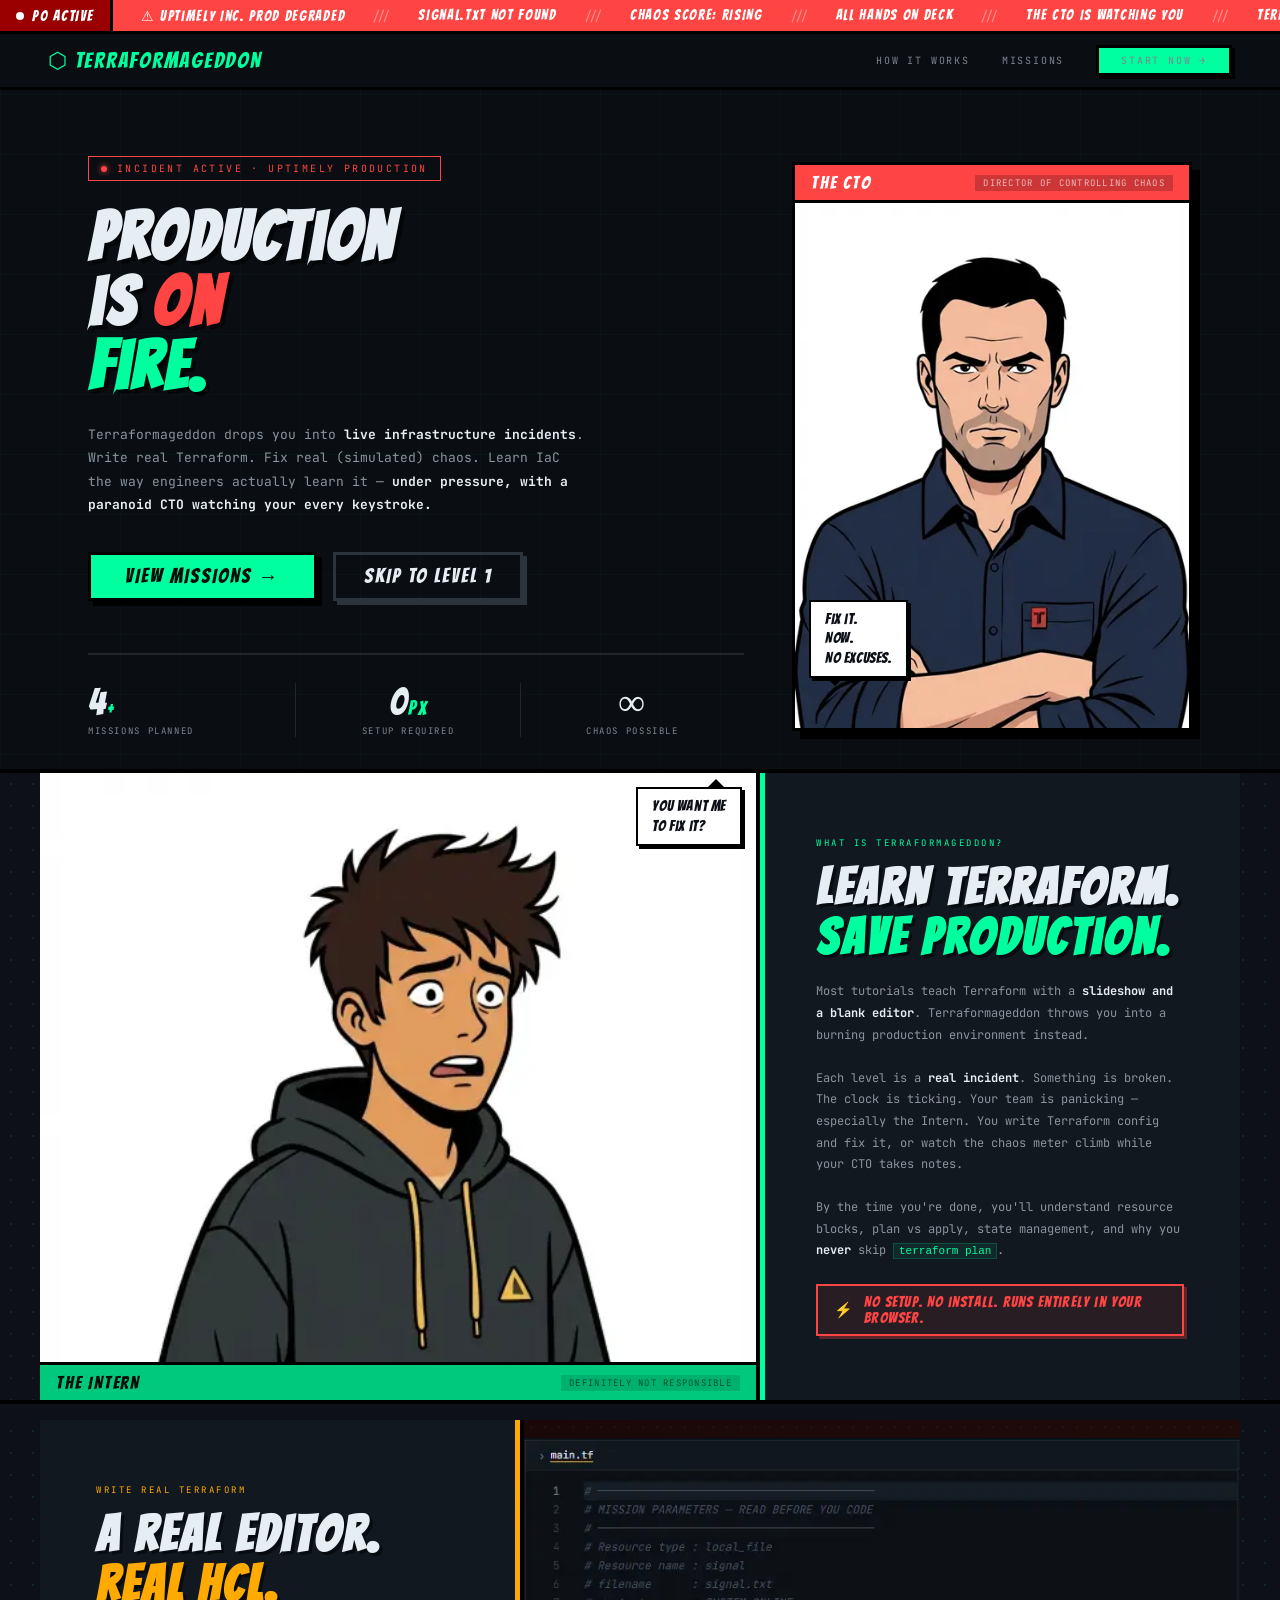
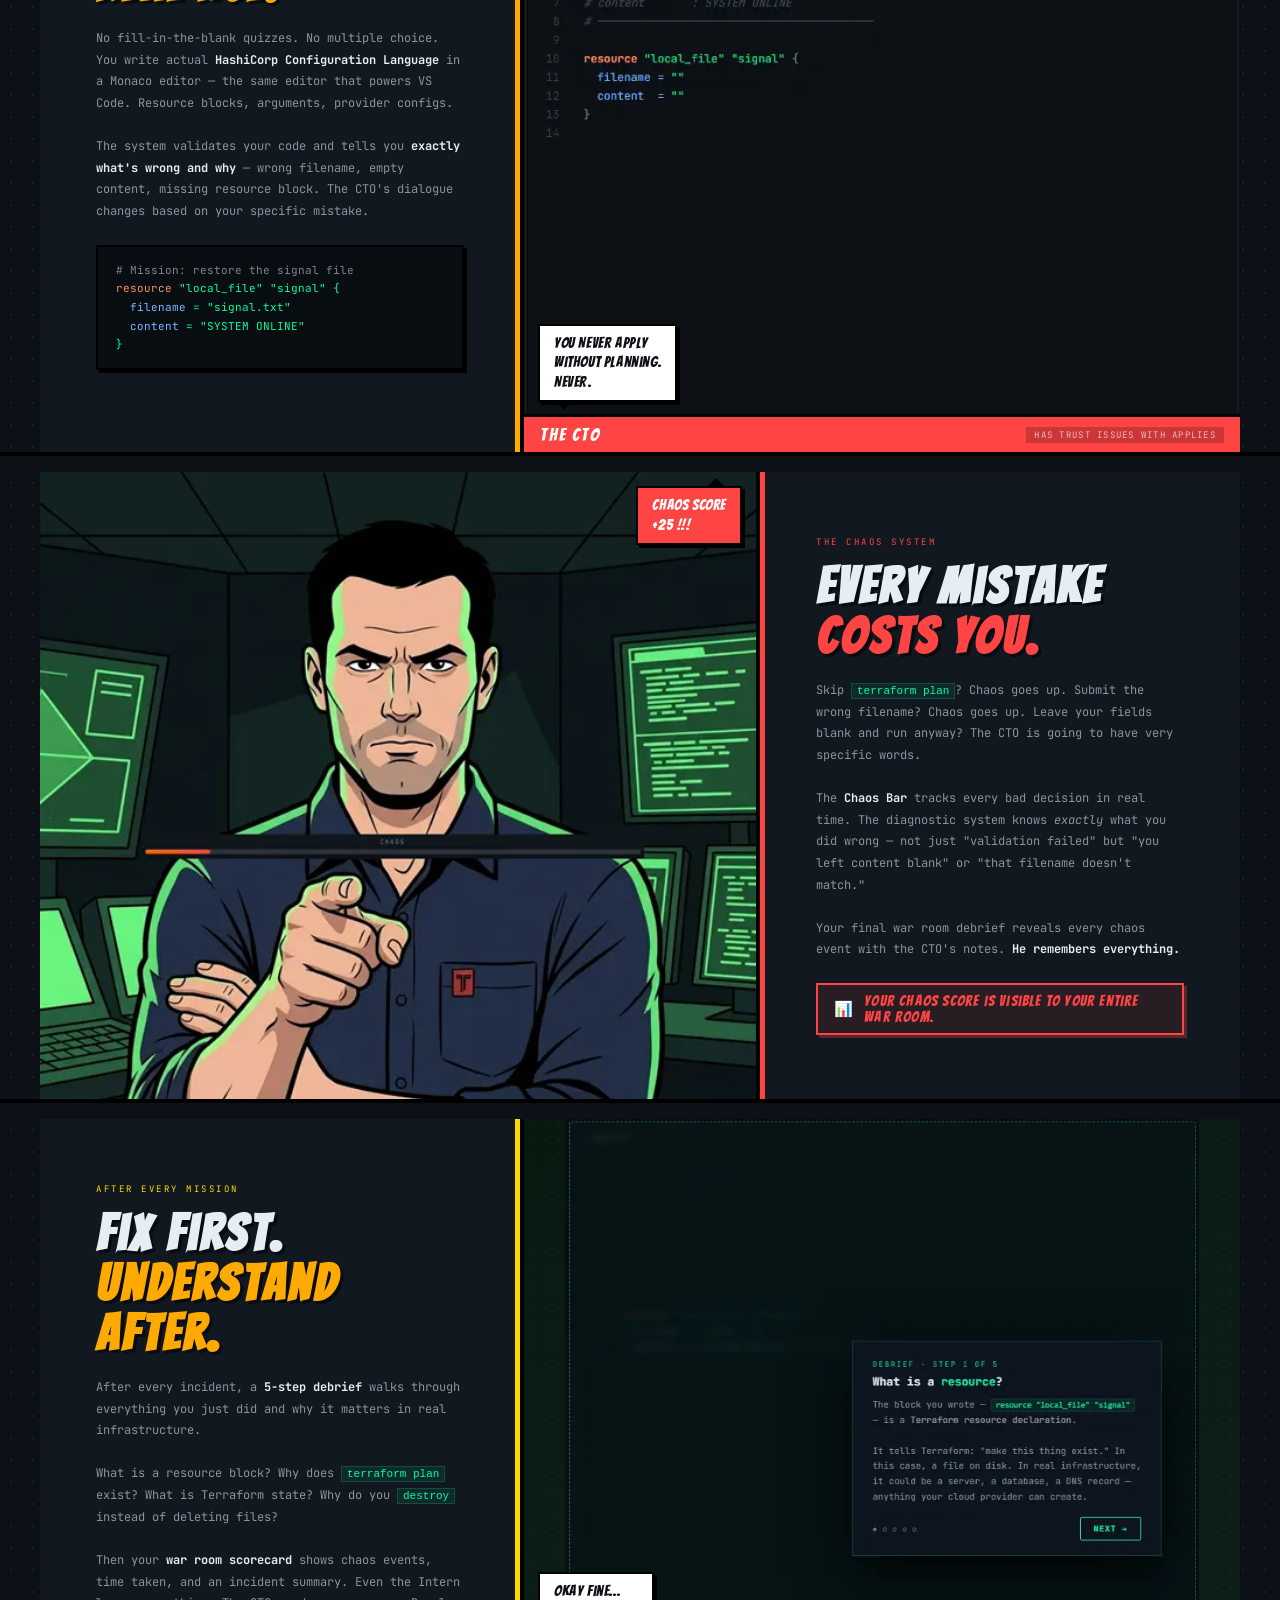
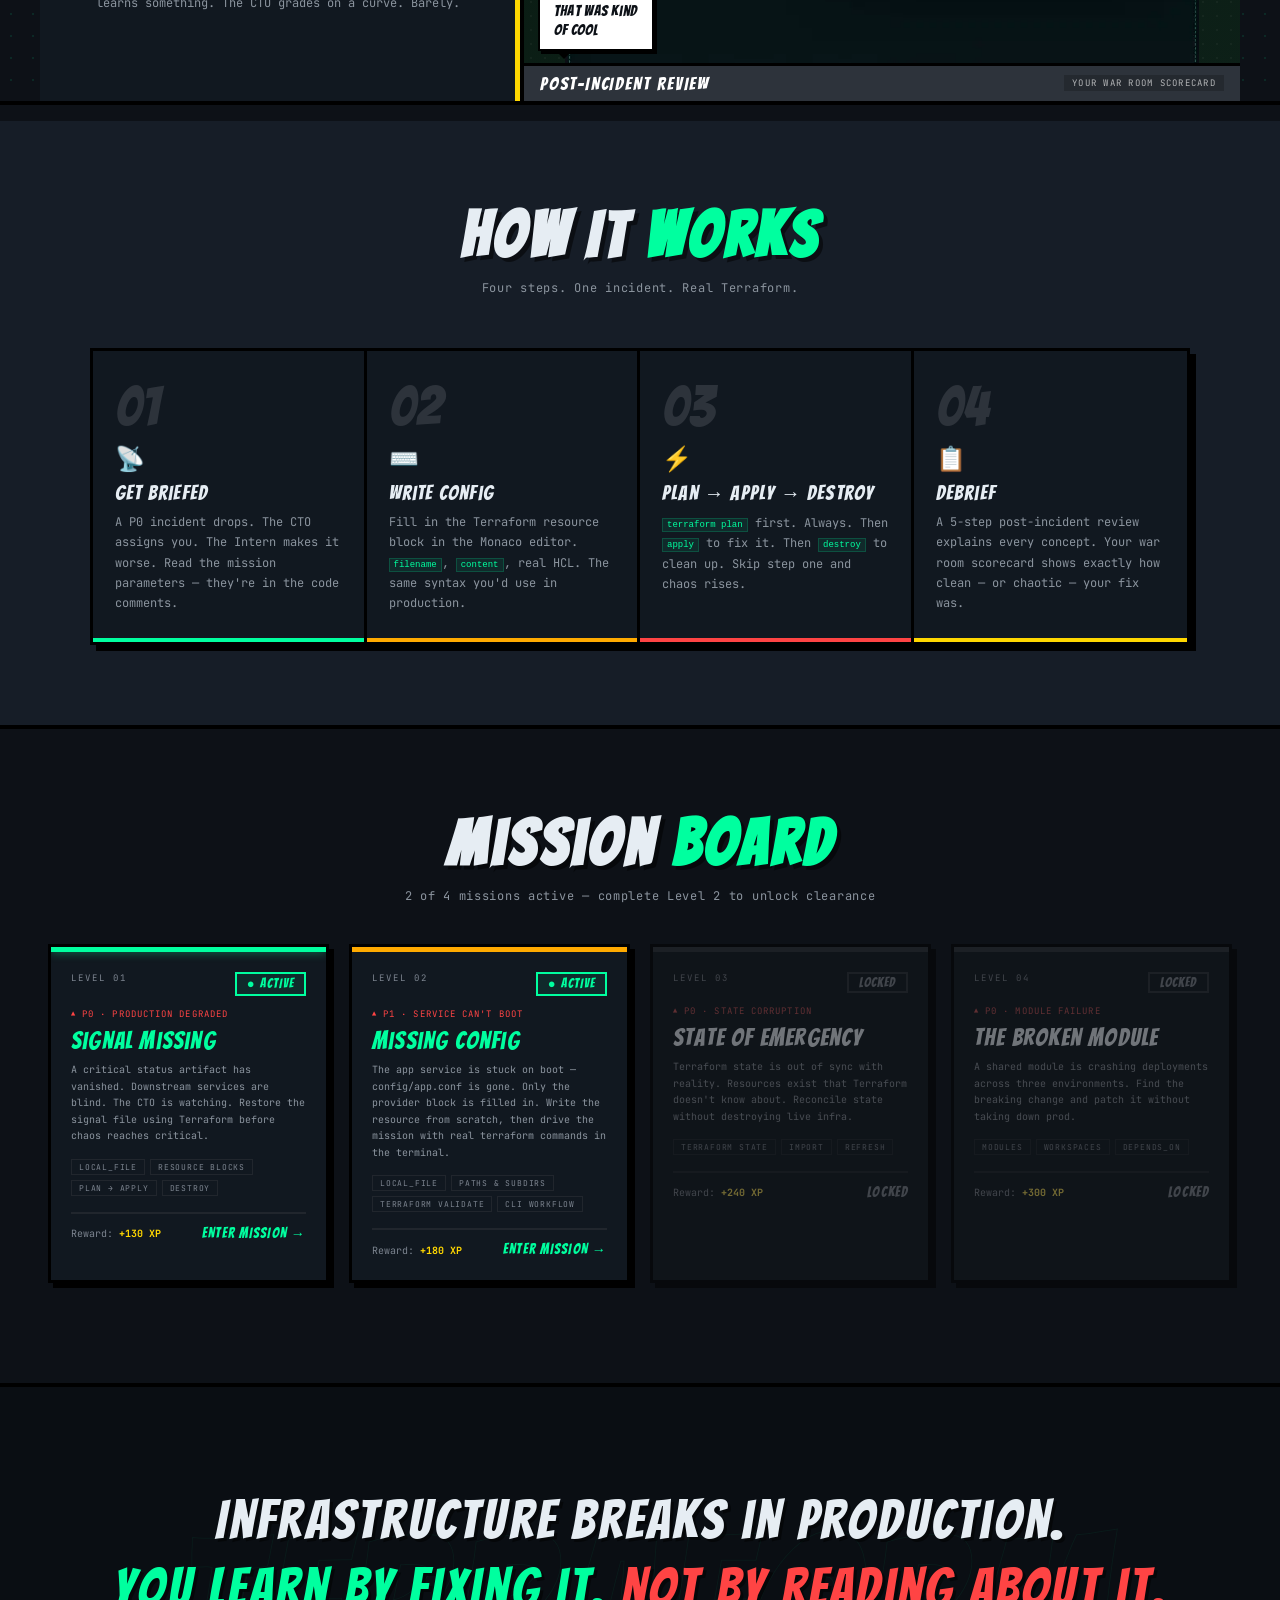
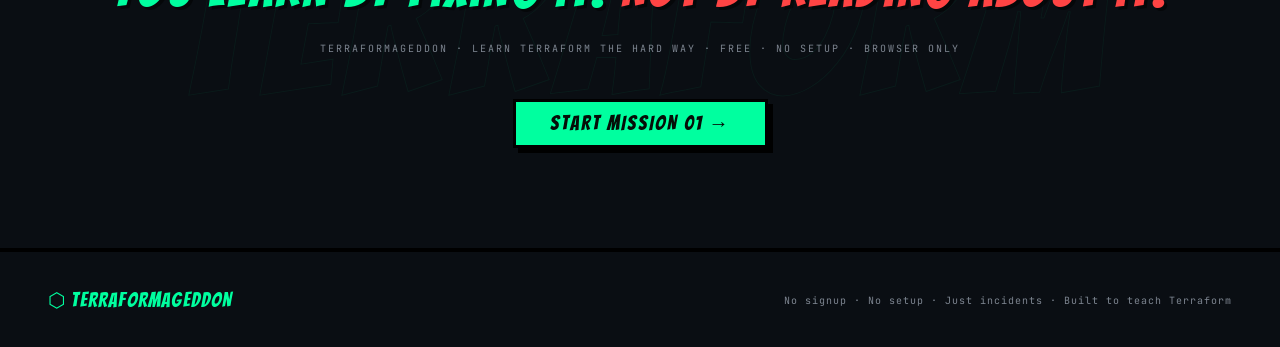
<file: index.html>
<!DOCTYPE html>
<html lang="en">
<head>
<meta charset="UTF-8" />
<meta name="viewport" content="width=device-width, initial-scale=1.0" />
<title>Terraformageddon — Learn Terraform by Fixing Production</title>
<link rel="preconnect" href="https://fonts.googleapis.com" />
<link rel="preconnect" href="https://fonts.gstatic.com" crossorigin />
<link href="https://fonts.googleapis.com/css2?family=JetBrains+Mono:wght@400;500;700&family=Bangers&family=Syne:wght@400;600;700;800&display=swap" rel="stylesheet" />
  <link rel="stylesheet" href="css/style.css" />

</head>
<body class="landing">

<!-- TICKER -->
<div id="ticker">
  <div class="ticker-badge"><div class="ticker-dot"></div> P0 ACTIVE</div>
  <div class="ticker-scroll">
    <span class="ticker-item">⚠ Uptimely Inc. PROD DEGRADED</span><span class="ticker-sep"> /// </span>
    <span class="ticker-item">signal.txt NOT FOUND</span><span class="ticker-sep"> /// </span>
    <span class="ticker-item">CHAOS SCORE: RISING</span><span class="ticker-sep"> /// </span>
    <span class="ticker-item">ALL HANDS ON DECK</span><span class="ticker-sep"> /// </span>
    <span class="ticker-item">THE CTO IS WATCHING YOU</span><span class="ticker-sep"> /// </span>
    <span class="ticker-item">TERRAFORM CONFIG: MISSING</span><span class="ticker-sep"> /// </span>
    <span class="ticker-item">DOWNSTREAM SERVICES: BLIND</span><span class="ticker-sep"> /// </span>
    <span class="ticker-item">⚠ Uptimely Inc. PROD DEGRADED</span><span class="ticker-sep"> /// </span>
    <span class="ticker-item">signal.txt NOT FOUND</span><span class="ticker-sep"> /// </span>
    <span class="ticker-item">CHAOS SCORE: RISING</span><span class="ticker-sep"> /// </span>
    <span class="ticker-item">ALL HANDS ON DECK</span><span class="ticker-sep"> /// </span>
    <span class="ticker-item">THE CTO IS WATCHING YOU</span><span class="ticker-sep"> /// </span>
    <span class="ticker-item">TERRAFORM CONFIG: MISSING</span><span class="ticker-sep"> /// </span>
    <span class="ticker-item">DOWNSTREAM SERVICES: BLIND</span><span class="ticker-sep"> /// </span>
  </div>
</div>

<!-- NAV -->
<nav>
  <a href="#" class="nav-logo">⬡ TERRAFORMAGEDDON</a>
  <div class="nav-links">
    <a href="#how">How It Works</a>
    <a href="#missions">Missions</a>
    <a href="level1.html" class="nav-cta">START NOW →</a>
  </div>
</nav>

<!-- ═══════════════════════════════
     HERO
═══════════════════════════════ -->
<section id="hero">
  <div class="hero-inner">

    <div class="hero-left">
      <div class="hero-tag"><div class="hero-tag-dot"></div> Incident Active · Uptimely Production</div>
      <h1 class="hero-title">
        Production<br>is <span class="red">on</span><br><span class="green">fire.</span>
      </h1>
      <p class="hero-desc">
        Terraformageddon drops you into <strong>live infrastructure incidents</strong>.
        Write real Terraform. Fix real (simulated) chaos. Learn IaC the way engineers actually learn it —
        <strong>under pressure, with a paranoid CTO watching your every keystroke.</strong>
      </p>
      <div class="hero-btns">
        <a href="#missions" class="btn-primary">VIEW MISSIONS →</a>
        <a href="level1.html" class="btn-secondary">SKIP TO LEVEL 1</a>
      </div>
      <div class="hero-stats">
        <div class="hstat">
          <div class="hstat-val">4<span class="u">+</span></div>
          <div class="hstat-label">Missions Planned</div>
        </div>
        <div class="hstat">
          <div class="hstat-val">0<span class="u">px</span></div>
          <div class="hstat-label">Setup Required</div>
        </div>
        <div class="hstat">
          <div class="hstat-val">∞</div>
          <div class="hstat-label">Chaos Possible</div>
        </div>
      </div>
    </div>

    <!-- CTO card -->
    <div class="hero-right">
      <div class="char-card">
        <div class="char-card-bar bar-red">
          <span class="char-name">THE CTO</span>
          <span class="char-role">Director of Controlling Chaos</span>
        </div>
        <div class="char-slot portrait slot-cto">
          <img src="images/cto.webp" alt="The CTO">
        </div>
        <div class="bubble bubble-bl">Fix it.<br>Now.<br>No excuses.</div>
      </div>
    </div>

  </div>
</section>


<!-- ═══════════════════════════════
     SECTION 1 — What Is This? (The Intern)
     Image LEFT, Text RIGHT
═══════════════════════════════ -->
<section class="feat ab-green">
  <div class="feat-inner">

    <div class="feat-img">
      <div class="char-slot full slot-intern">
        <img src="images/intern.webp" alt="The Intern">
      </div>
      <!-- Name bar pinned to bottom -->
      <div class="char-card-bar bar-green" style="position:absolute;bottom:0;left:0;right:0;border-top:3px solid #000;border-bottom:none;">
        <span class="char-name dark">THE INTERN</span>
        <span class="char-role dark">Definitely Not Responsible</span>
      </div>
      <div class="bubble bubble-tr">You want ME <br>to fix it?</div>
    </div>

    <div class="feat-text">
      <div class="feat-eyebrow ey-green">What Is Terraformageddon?</div>
      <h2 class="feat-title">Learn Terraform.<br><span class="hl-green">Save Production.</span></h2>
      <p class="feat-body">
        Most tutorials teach Terraform with a <strong>slideshow and a blank editor</strong>.
        Terraformageddon throws you into a burning production environment instead.
        <br><br>
        Each level is a <strong>real incident</strong>. Something is broken. The clock is ticking.
        Your team is panicking — especially the Intern. You write Terraform config and fix it,
        or watch the chaos meter climb while your CTO takes notes.
        <br><br>
        By the time you're done, you'll understand resource blocks, plan vs apply,
        state management, and why you <strong>never</strong> skip <code>terraform plan</code>.
      </p>
      <div class="badge"><span>⚡</span> No setup. No install. Runs entirely in your browser.</div>
    </div>

  </div>
</section>


<!-- ═══════════════════════════════
     SECTION 2 — Write Real Code (CTO)
     Text LEFT, Image RIGHT
═══════════════════════════════ -->
<section class="feat ab-orange">
  <div class="feat-inner flip">

    <div class="feat-img" style="border-left:4px solid #000;border-right:none;">
      <div class="char-slot full slot-cto">
        <img src="images/editor.webp" alt="Code Editor">
      </div>
      <div class="char-card-bar bar-red" style="position:absolute;bottom:0;left:0;right:0;border-top:3px solid #000;border-bottom:none;">
        <span class="char-name">THE CTO</span>
        <span class="char-role">Has Trust Issues With Applies</span>
      </div>
      <div class="bubble bubble-bl">You NEVER apply<br>without planning.<br>NEVER.</div>
    </div>

    <div class="feat-text">
      <div class="feat-eyebrow ey-orange">Write Real Terraform</div>
      <h2 class="feat-title">A real editor.<br><span class="hl-orange">Real HCL.</span></h2>
      <p class="feat-body">
        No fill-in-the-blank quizzes. No multiple choice.
        You write actual <strong>HashiCorp Configuration Language</strong> in a Monaco editor —
        the same editor that powers VS Code. Resource blocks, arguments, provider configs.
        <br><br>
        The system validates your code and tells you <strong>exactly what's wrong and why</strong>
        — wrong filename, empty content, missing resource block.
        The CTO's dialogue changes based on your specific mistake.
      </p>
      <div class="callout">
        <span class="cm"># Mission: restore the signal file</span><br>
        <span class="kw">resource</span> "local_file" "signal" {<br>
        &nbsp;&nbsp;<span class="at">filename</span> = "signal.txt"<br>
        &nbsp;&nbsp;<span class="at">content</span>  = "SYSTEM ONLINE"<br>
        }
      </div>
    </div>

  </div>
</section>


<!-- ═══════════════════════════════
     SECTION 3 — Chaos System
     Image LEFT, Text RIGHT
═══════════════════════════════ -->
<section class="feat ab-red">
  <div class="feat-inner">

    <div class="feat-img">
      <div class="char-slot full slot-chaos">
        <img src="images/chaos.webp" alt="Chaos war room scene">
      </div>
      <div class="bubble bubble-tr bubble-red">CHAOS SCORE<br>+25 !!!</div>
    </div>

    <div class="feat-text">
      <div class="feat-eyebrow ey-red">The Chaos System</div>
      <h2 class="feat-title">Every mistake<br><span class="hl-red">costs you.</span></h2>
      <p class="feat-body">
        Skip <code>terraform plan</code>? Chaos goes up. Submit the wrong filename? Chaos goes up.
        Leave your fields blank and run anyway? The CTO is going to have very specific words.
        <br><br>
        The <strong>Chaos Bar</strong> tracks every bad decision in real time.
        The diagnostic system knows <em>exactly</em> what you did wrong —
        not just "validation failed" but "you left content blank" or "that filename doesn't match."
        <br><br>
        Your final war room debrief reveals every chaos event with the CTO's notes.
        <strong>He remembers everything.</strong>
      </p>
      <div class="badge"><span>📊</span> Your chaos score is visible to your entire war room.</div>
    </div>

  </div>
</section>


<!-- ═══════════════════════════════
     SECTION 4 — Debrief / Learn
     Text LEFT, Image RIGHT
═══════════════════════════════ -->
<section class="feat ab-yellow">
  <div class="feat-inner flip">

    <div class="feat-img" style="border-left:4px solid #000;border-right:none;">
      <div class="char-slot full slot-green">
        <img src="images/debrief.webp" alt="Post-mission debrief scene">
        <div class="placeholder">
          <div class="placeholder-icon">📡</div>
          <div class="placeholder-label">Scene Art Placeholder</div>
          <div class="placeholder-hint">War room debrief: scorecard on screen,<br>Intern actually impressed,<br>calm CTO, comic book style</div>
        </div>
      </div>
      <div class="char-card-bar bar-grey" style="position:absolute;bottom:0;left:0;right:0;border-top:3px solid #000;border-bottom:none;">
        <span class="char-name">POST-INCIDENT REVIEW</span>
        <span class="char-role">Your war room scorecard</span>
      </div>
      <div class="bubble bubble-bl">okay fine...<br>that was kind<br>of cool</div>
    </div>

    <div class="feat-text">
      <div class="feat-eyebrow ey-yellow">After Every Mission</div>
      <h2 class="feat-title">Fix first.<br><span class="hl-orange">Understand after.</span></h2>
      <p class="feat-body">
        After every incident, a <strong>5-step debrief</strong> walks through everything you just did
        and why it matters in real infrastructure.
        <br><br>
        What is a resource block? Why does <code>terraform plan</code> exist?
        What is Terraform state? Why do you <code>destroy</code> instead of deleting files?
        <br><br>
        Then your <strong>war room scorecard</strong> shows chaos events, time taken,
        and an incident summary. Even the Intern learns something.
        The CTO grades on a curve. Barely.
      </p>
    </div>

  </div>
</section>


<!-- ═══════════════════════════════
     HOW IT WORKS
═══════════════════════════════ -->
<section id="how">
  <div class="sec-head">
    <h2>How It <span>Works</span></h2>
    <p>Four steps. One incident. Real Terraform.</p>
  </div>
  <div class="steps">
    <div class="step s1">
      <div class="step-num">01</div>
      <div class="step-icon">📡</div>
      <div class="step-title">Get Briefed</div>
      <div class="step-body">A P0 incident drops. The CTO assigns you. The Intern makes it worse. Read the mission parameters — they're in the code comments.</div>
    </div>
    <div class="step s2">
      <div class="step-num">02</div>
      <div class="step-icon">⌨️</div>
      <div class="step-title">Write Config</div>
      <div class="step-body">Fill in the Terraform resource block in the Monaco editor. <code>filename</code>, <code>content</code>, real HCL. The same syntax you'd use in production.</div>
    </div>
    <div class="step s3">
      <div class="step-num">03</div>
      <div class="step-icon">⚡</div>
      <div class="step-title">Plan → Apply → Destroy</div>
      <div class="step-body"><code>terraform plan</code> first. Always. Then <code>apply</code> to fix it. Then <code>destroy</code> to clean up. Skip step one and chaos rises.</div>
    </div>
    <div class="step s4">
      <div class="step-num">04</div>
      <div class="step-icon">📋</div>
      <div class="step-title">Debrief</div>
      <div class="step-body">A 5-step post-incident review explains every concept. Your war room scorecard shows exactly how clean — or chaotic — your fix was.</div>
    </div>
  </div>
</section>


<!-- ═══════════════════════════════
     MISSION BOARD
═══════════════════════════════ -->
<section id="missions">
  <div style="max-width:1200px;margin:0 auto;">
    <div class="sec-head" style="margin-bottom:40px;">
      <h2>Mission <span>Board</span></h2>
      <p>2 of 4 missions active — complete Level 2 to unlock clearance</p>
    </div>
    <div class="mission-grid">

      <a href="level1.html" class="mcard active-m">
        <div class="maccent ma-green"></div>
        <div class="mbody">
          <div class="mtop"><div class="mlevel">Level 01</div><div class="mstatus ms-active">● ACTIVE</div></div>
          <div class="mincident">P0 · Production Degraded</div>
          <div class="mtitle">Signal Missing</div>
          <div class="mdesc">A critical status artifact has vanished. Downstream services are blind. The CTO is watching. Restore the signal file using Terraform before chaos reaches critical.</div>
          <div class="mtags">
            <span class="mtag">local_file</span>
            <span class="mtag">resource blocks</span>
            <span class="mtag">plan → apply</span>
            <span class="mtag">destroy</span>
          </div>
          <div class="mfooter">
            <div class="mxp">Reward: <strong>+130 XP</strong></div>
            <div class="mcta">ENTER MISSION →</div>
          </div>
        </div>
      </a>

      <a href="level2.html" class="mcard active-m">
        <div class="maccent ma-orange"></div>
        <div class="mbody">
          <div class="mtop"><div class="mlevel">Level 02</div><div class="mstatus ms-active">● ACTIVE</div></div>
          <div class="mincident">P1 · Service Can't Boot</div>
          <div class="mtitle">Missing Config</div>
          <div class="mdesc">The app service is stuck on boot — config/app.conf is gone. Only the provider block is filled in. Write the resource from scratch, then drive the mission with real terraform commands in the terminal.</div>
          <div class="mtags">
            <span class="mtag">local_file</span>
            <span class="mtag">paths &amp; subdirs</span>
            <span class="mtag">terraform validate</span>
            <span class="mtag">CLI workflow</span>
          </div>
          <div class="mfooter"><div class="mxp">Reward: <strong>+180 XP</strong></div><div class="mcta">ENTER MISSION →</div></div>
        </div>
      </a>

      <div class="mcard locked">
        <div class="maccent ma-grey"></div>
        <div class="mbody">
          <div class="mtop"><div class="mlevel">Level 03</div><div class="mstatus ms-locked">LOCKED</div></div>
          <div class="mincident">P0 · State Corruption</div>
          <div class="mtitle">State of Emergency</div>
          <div class="mdesc">Terraform state is out of sync with reality. Resources exist that Terraform doesn't know about. Reconcile state without destroying live infra.</div>
          <div class="mtags"><span class="mtag">terraform state</span><span class="mtag">import</span><span class="mtag">refresh</span></div>
          <div class="mfooter"><div class="mxp">Reward: <strong>+240 XP</strong></div><div class="mcta">LOCKED</div></div>
        </div>
      </div>

      <div class="mcard locked">
        <div class="maccent ma-grey"></div>
        <div class="mbody">
          <div class="mtop"><div class="mlevel">Level 04</div><div class="mstatus ms-locked">LOCKED</div></div>
          <div class="mincident">P0 · Module Failure</div>
          <div class="mtitle">The Broken Module</div>
          <div class="mdesc">A shared module is crashing deployments across three environments. Find the breaking change and patch it without taking down prod.</div>
          <div class="mtags"><span class="mtag">modules</span><span class="mtag">workspaces</span><span class="mtag">depends_on</span></div>
          <div class="mfooter"><div class="mxp">Reward: <strong>+300 XP</strong></div><div class="mcta">LOCKED</div></div>
        </div>
      </div>

    </div>
  </div>
</section>


<!-- ═══════════════════════════════
     MANIFESTO
═══════════════════════════════ -->
<section id="manifesto">
  <div class="mani-text">
    Infrastructure breaks in production.<br>
    <span class="g">You learn by fixing it.</span>
    <span class="r"> Not by reading about it.</span>
  </div>
  <div class="mani-sub">Terraformageddon · Learn Terraform the hard way · Free · No setup · Browser only</div>
  <div style="margin-top:44px;">
    <a href="level1.html" class="btn-primary" style="display:inline-block;">START MISSION 01 →</a>
  </div>
</section>


<!-- ═══════════════════════════════
     FOOTER
═══════════════════════════════ -->
<footer>
  <div class="flogo">⬡ TERRAFORMAGEDDON</div>
  <div class="fcopy">No signup · No setup · Just incidents · Built to teach Terraform</div>
</footer>


<!-- ════════════════════════════════════════════════════
     AI IMAGE GENERATION PROMPTS
     Set #prompts { display: block } in CSS to reveal
════════════════════════════════════════════════════ -->
<div id="prompts">
  <div style="max-width:1100px;margin:0 auto;">
    <div class="sec-head" style="margin-bottom:40px;">
      <h2>Image <span>Prompts</span></h2>
      <p>Generate these in Midjourney / DALL-E 3 / Ideogram. Save to images/ and update the src="" attributes above.</p>
    </div>
    <div class="pgrid">

      <div class="pcard">
        <div class="pchar">THE CTO — Hero &amp; Section 2</div>
        <div class="pfile">→ images/cto.webp &amp; images/cto-plan.webp</div>
        <div class="ptext">
          <em>Flat vector comic book illustration. A stern tech CTO, mid-40s, short dark hair, sharp jaw, dark collared shirt. Holding coffee in one hand, pointing aggressively at something off-screen. Expression: furious, authoritative, zero tolerance. Background: dark ops room with subtle green terminal glow. Bold black outlines, limited palette — dark bg, red accent, green highlight. No gradients. Cel-shaded. Portrait orientation, upper body focus.</em>
          <br><br>
          <em>Variation 2 (cto-plan.webp): Same character, now pointing at a whiteboard showing "terraform plan → terraform apply" with an arrow diagram. Expression: dead serious, one eyebrow raised. Background has orange glow. Same flat vector comic style.</em>
        </div>
      </div>

      <div class="pcard">
        <div class="pchar">THE INTERN — Section 1</div>
        <div class="pfile">→ images/intern.webp</div>
        <div class="ptext">
          <em>Flat vector comic book illustration. A young software intern, early 20s, messy hair, oversized hoodie, wide nervous eyes. Holding a laptop, looking over their shoulder with a panicked but slightly smug expression. Background: server room or ops center with blinking status lights. Bold black outlines, limited palette — dark bg, yellow accent, chaotic energy. Cel-shaded, no gradients. Portrait orientation.</em>
        </div>
      </div>

      <div class="pcard">
        <div class="pchar">CHAOS SCENE — Section 3</div>
        <div class="pfile">→ images/chaos.webp</div>
        <div class="ptext">
          <em>Flat vector comic book action panel illustration. A dramatic war room scene: CTO in background, hands on head, furious. Intern in foreground, arms raised in panic. Large monitor behind them shows a red progress bar at maximum with "CHAOS: 100%" label. Warning symbols, exclamation marks, and fire emoji scattered as comic panel elements. Dynamic composition, bold red and orange accents, dark background. High energy. No gradients. Flat cel-shaded.</em>
        </div>
      </div>

      <div class="pcard">
        <div class="pchar">DEBRIEF SCENE — Section 4</div>
        <div class="pfile">→ images/debrief.webp</div>
        <div class="ptext">
          <em>Flat vector comic book illustration. A post-incident war room scene: CTO standing with arms folded, slightly less angry, almost impressed. Intern is seated, looking at a large monitor showing a green "MISSION COMPLETE" scorecard with stats. The chaos bar on screen shows 0%. Calm, slightly triumphant mood. Dark ops room background with green terminal glow. Flat cel-shaded, bold outlines, no gradients. Landscape/scene orientation.</em>
        </div>
      </div>

    </div>

<div style="margin-top:28px;padding:20px 24px;background:var(--bg2);border:2px solid var(--border);">
  <div style="font-family:var(--mono);font-size:10px;color:var(--grey);line-height:1.9;">
    <strong style="color:var(--text);">INTEGRATION STEPS:</strong><br>
        1. Generate images with your preferred AI tool (Midjourney, DALL-E 3, Ideogram, Adobe Firefly)<br>
        2. Save outputs to an <code style="color:var(--green)">images/</code> folder alongside this HTML file<br>
        3. Find the <code style="color:var(--green)">&lt;img src="" data-char="cto"&gt;</code> tags above and set the correct src paths<br>
        4. Placeholder divs auto-hide when image loads (handled by the script below)<br>
        5. <strong style="color:var(--text);">Recommended sizes:</strong> 800×1066px (3:4) for character portraits · 800×600px (4:3) for scenes<br>
        6. To reveal this prompt panel: find <code style="color:var(--green)">#prompts { display: none }</code> in the CSS and set it to <code style="color:var(--green)">block</code>
  </div>
</div>
</div>
</div>

<button id="scroll-top" onclick="window.scrollTo({top:0,behavior:'smooth'})" aria-label="Scroll to top">▲</button>

<script src="js/app.js"></script>

</body>
</html>
</file>
<file: css/style.css>
*, *::before, *::after { box-sizing: border-box; margin: 0; padding: 0; }

  :root {
    --bg:         #0d1117;
    --bg2:        #111820;
    --bg3:        #161d27;
    --border:     #21262d;
    --border2:    #2d333b;
    --green:      #00ff9f;
    --green-dim:  #00c97d;
    --red:        #ff4444;
    --red-dim:    #cc2222;
    --orange:     #ffaa00;
    --yellow:     #ffd700;
    --grey:       #7d8590;
    --text:       #e6edf3;
    --text2:      #8b949e;
    --mono:       'JetBrains Mono', monospace;
    --display:    'Bangers', cursive;
    --ui:         'Syne', sans-serif;
  }

  html {
    scroll-behavior: smooth;
    scroll-padding-top: 110px;
    height: 100%;
    background: var(--bg);
  }

  body {
    min-height: 100vh;
    background: var(--bg);
    color: var(--text);
    font-family: var(--ui);
  }

  body.level1 {
    height: 100%;
    overflow: hidden;
  }

  body.landing {
    padding-top: 34px;
  }

  /* ── SCANLINE OVERLAY ── */
  body.level1::before {
    content: '';
    position: fixed;
    inset: 0;
    background: repeating-linear-gradient(
      0deg,
      transparent,
      transparent 2px,
      rgba(0,0,0,0.03) 2px,
      rgba(0,0,0,0.03) 4px
    );
    pointer-events: none;
    z-index: 9999;
  }

  /* ── LAYOUT ── */
  #app {
    display: grid;
    grid-template-rows: 48px 1fr 200px;
    grid-template-columns: 22% 40% 38%;
    height: 100vh;
  }

  /* ── HUD ── */
  #hud {
    grid-column: 1 / -1;
    display: flex;
    align-items: center;
    padding: 0 20px;
    border-bottom: 1px solid var(--border);
    background: linear-gradient(180deg, #12191f 0%, var(--bg) 100%);
    gap: 0;
    position: relative;
    z-index: 10;
  }

  #hud-title {
    font-family: var(--mono);
    font-size: 13px;
    font-weight: 700;
    color: var(--orange);
    letter-spacing: 0.08em;
    text-transform: uppercase;
    flex: 0 0 22%;
  }

  #hud-center {
    flex: 0 0 40%;
    display: flex;
    flex-direction: column;
    align-items: center;
    gap: 4px;
    padding: 0 20px;
  }

  #chaos-label {
    font-family: var(--mono);
    font-size: 9px;
    letter-spacing: 0.2em;
    color: var(--grey);
    text-transform: uppercase;
  }

  #chaos-bar-outer {
    width: 100%;
    height: 8px;
    background: var(--border2);
    border-radius: 2px;
    overflow: hidden;
    border: 1px solid var(--border);
  }

  #chaos-bar-inner {
    height: 100%;
    width: 0%;
    background: linear-gradient(90deg, #ff6600, #ff4444);
    border-radius: 2px;
    transition: width 0.6s cubic-bezier(0.34, 1.56, 0.64, 1);
    box-shadow: 0 0 8px rgba(255,68,68,0.6);
  }

  #chaos-bar-inner.pulse {
    animation: chaospulse 0.4s ease;
  }

  @keyframes chaospulse {
    0%   { box-shadow: 0 0 8px rgba(255,68,68,0.6); }
    50%  { box-shadow: 0 0 24px rgba(255,68,68,1); }
    100% { box-shadow: 0 0 8px rgba(255,68,68,0.6); }
  }

  #hud-right {
    flex: 0 0 38%;
    display: flex;
    align-items: center;
    justify-content: flex-end;
    gap: 16px;
  }

  #reputation-badge {
    font-family: var(--mono);
    font-size: 10px;
    font-weight: 700;
    color: var(--bg);
    background: var(--orange);
    padding: 3px 10px;
    border-radius: 2px;
    letter-spacing: 0.1em;
    text-transform: uppercase;
  }

  #xp-counter {
    font-family: var(--mono);
    font-size: 12px;
    color: var(--green);
    font-weight: 700;
    min-width: 80px;
    text-align: right;
  }

  #xp-flash {
    font-family: var(--mono);
    font-size: 10px;
    color: var(--red);
    position: absolute;
    right: 20px;
    top: 100%;
    opacity: 0;
    transition: opacity 0.3s;
  }

  /* ── PANELS ── */
  .panel {
    border-right: 1px solid var(--border);
    border-bottom: 1px solid var(--border);
    overflow: hidden;
    display: flex;
    flex-direction: column;
  }

  .panel-header {
    padding: 8px 14px;
    border-bottom: 1px solid var(--border);
    font-family: var(--mono);
    font-size: 10px;
    letter-spacing: 0.15em;
    text-transform: uppercase;
    color: var(--grey);
    background: var(--bg2);
    flex-shrink: 0;
    display: flex;
    align-items: center;
    gap: 8px;
  }

  .panel-header .dot {
    width: 6px; height: 6px;
    border-radius: 50%;
    background: var(--border2);
  }
  .panel-header .dot.green { background: var(--green); box-shadow: 0 0 6px var(--green); }
  .panel-header .dot.red   { background: var(--red); box-shadow: 0 0 6px var(--red); }
  .panel-header .dot.yellow{ background: var(--yellow); }

  /* ── NPC PANEL ── */
  #npc-panel {
    grid-column: 1;
    grid-row: 2;
  }

  #npc-messages {
    flex: 1;
    overflow-y: auto;
    padding: 12px;
    display: flex;
    flex-direction: column;
    gap: 12px;
    scrollbar-width: thin;
    scrollbar-color: var(--border2) transparent;
  }

  .npc-msg {
    display: flex;
    flex-direction: column;
    gap: 3px;
    animation: msgfade 0.3s ease;
  }

  @keyframes msgfade {
    from { opacity: 0; transform: translateY(6px); }
    to   { opacity: 1; transform: translateY(0); }
  }

  .npc-name {
    font-family: var(--mono);
    font-size: 10px;
    font-weight: 700;
    letter-spacing: 0.1em;
    text-transform: uppercase;
  }
  .npc-name.cto    { color: var(--red); }
  .npc-name.intern { color: var(--yellow); }
  .npc-name.system { color: var(--grey); }

  .npc-text {
    font-family: var(--mono);
    font-size: 11px;
    line-height: 1.5;
    color: var(--text);
    background: var(--bg2);
    border: 1px solid var(--border);
    border-radius: 0 6px 6px 6px;
    padding: 8px 10px;
  }
  .npc-text.system-msg {
    color: var(--grey);
    font-size: 10px;
    background: transparent;
    border-color: var(--border);
    border-left: 2px solid var(--grey);
    border-radius: 0;
  }
  .npc-text.cto-msg {
    border-left: 2px solid var(--red);
    border-radius: 0 4px 4px 0;
    background: rgba(255,68,68,0.04);
  }

  .typing-indicator {
    display: flex;
    align-items: center;
    gap: 4px;
    padding: 6px 10px;
    background: var(--bg2);
    border: 1px solid var(--border);
    border-radius: 0 6px 6px 6px;
    width: fit-content;
  }
  .typing-dot {
    width: 5px; height: 5px;
    border-radius: 50%;
    background: var(--grey);
    animation: typingbounce 1.2s ease-in-out infinite;
  }
  .typing-dot:nth-child(2) { animation-delay: 0.2s; }
  .typing-dot:nth-child(3) { animation-delay: 0.4s; }

  @keyframes typingbounce {
    0%, 60%, 100% { transform: translateY(0); opacity: 0.4; }
    30%            { transform: translateY(-4px); opacity: 1; }
  }

  /* ── EDITOR PANEL ── */
  #editor-panel {
    grid-column: 2;
    grid-row: 2;
  }

  #editor-tab {
    display: flex;
    align-items: center;
    gap: 6px;
    font-family: var(--mono);
    font-size: 11px;
    color: var(--text2);
    background: var(--bg2);
    padding: 8px 14px;
    border-bottom: 1px solid var(--border);
    flex-shrink: 0;
  }
  #editor-tab span.active { color: var(--text); border-bottom: 1px solid var(--orange); }

  #monaco-container {
    flex: 1;
    overflow: hidden;
    position: relative;
  }

  #editor-actions {
    padding: 12px 14px;
    display: flex;
    gap: 10px;
    border-top: 1px solid var(--border);
    background: var(--bg2);
    flex-shrink: 0;
    flex-wrap: wrap;
  }

  .action-btn {
    font-family: var(--mono);
    font-size: 11px;
    font-weight: 700;
    letter-spacing: 0.08em;
    text-transform: uppercase;
    padding: 8px 16px;
    border: 1px solid;
    border-radius: 2px;
    cursor: pointer;
    transition: all 0.2s;
    position: relative;
    background: transparent;
    display: flex;
    flex-direction: column;
    align-items: flex-start;
    gap: 2px;
  }

  .action-btn .btn-label { line-height: 1; }

  .action-btn .btn-cmd {
    font-size: 9px;
    font-weight: 400;
    letter-spacing: 0.06em;
    text-transform: none;
    opacity: 0.55;
    line-height: 1;
  }

  .action-btn.locked {
    border-color: var(--border2);
    color: var(--border2);
    cursor: not-allowed;
    opacity: 0.4;
  }

  .action-btn.active {
    border-color: var(--green);
    color: var(--green);
    box-shadow: 0 0 12px rgba(0,255,159,0.2), inset 0 0 12px rgba(0,255,159,0.05);
    animation: btnpulse 2s ease-in-out infinite;
  }

  @keyframes btnpulse {
    0%, 100% { box-shadow: 0 0 12px rgba(0,255,159,0.2), inset 0 0 12px rgba(0,255,159,0.05); }
    50%       { box-shadow: 0 0 20px rgba(0,255,159,0.4), inset 0 0 16px rgba(0,255,159,0.08); }
  }

  .action-btn.done {
    border-color: var(--border2);
    color: var(--grey);
    cursor: default;
    opacity: 0.6;
  }

  .action-btn.danger {
    border-color: var(--red);
    color: var(--red);
    box-shadow: 0 0 12px rgba(255,68,68,0.2);
    animation: dangerpulse 2s ease-in-out infinite;
  }

  @keyframes dangerpulse {
    0%, 100% { box-shadow: 0 0 12px rgba(255,68,68,0.2); }
    50%       { box-shadow: 0 0 24px rgba(255,68,68,0.5); }
  }

  .action-btn.active:hover {
    background: rgba(0,255,159,0.08);
    transform: translateY(-1px);
  }
  .action-btn.danger:hover {
    background: rgba(255,68,68,0.08);
    transform: translateY(-1px);
  }

  #decommission-confirm {
    width: 100%;
    margin-top: 4px;
    font-family: var(--mono);
    font-size: 11px;
    color: var(--red);
    display: none;
    align-items: center;
    gap: 10px;
  }
  #decommission-confirm.visible { display: flex; }
  #decommission-confirm button {
    background: var(--red);
    color: var(--bg);
    border: none;
    padding: 4px 12px;
    font-family: var(--mono);
    font-size: 11px;
    font-weight: 700;
    cursor: pointer;
    border-radius: 2px;
  }
  #decommission-confirm button.cancel {
    background: transparent;
    color: var(--grey);
    border: 1px solid var(--border2);
  }

  /* ── MAP PANEL ── */
  #map-panel {
    grid-column: 3;
    grid-row: 2;
    border-right: none;
  }

  #map-canvas {
    flex: 1;
    position: relative;
    background:
      radial-gradient(ellipse at center, #12191f 0%, var(--bg) 80%);
    overflow: hidden;
  }

  /* Grid pattern */
  #map-canvas::before {
    content: '';
    position: absolute;
    inset: 0;
    background-image:
      linear-gradient(var(--border) 1px, transparent 1px),
      linear-gradient(90deg, var(--border) 1px, transparent 1px);
    background-size: 32px 32px;
    opacity: 0.3;
  }

  #map-svg {
    position: absolute;
    inset: 0;
    width: 100%;
    height: 100%;
  }

  #map-status {
    padding: 10px 14px;
    font-family: var(--mono);
    font-size: 10px;
    color: var(--grey);
    border-top: 1px solid var(--border);
    background: var(--bg2);
    flex-shrink: 0;
    letter-spacing: 0.05em;
    line-height: 1.4;
  }

  #map-status span { color: var(--red); }
  #map-status span.ok { color: var(--green); }

  /* ── TERMINAL ── */
  #terminal-panel {
    grid-column: 1 / -1;
    grid-row: 3;
    border-right: none;
    border-bottom: none;
    flex-direction: column;
  }

  #terminal-header {
    padding: 6px 14px;
    border-bottom: 1px solid var(--border);
    font-family: var(--mono);
    font-size: 10px;
    letter-spacing: 0.15em;
    text-transform: uppercase;
    color: var(--grey);
    background: var(--bg2);
    flex-shrink: 0;
    display: flex;
    justify-content: space-between;
    align-items: center;
    cursor: pointer;
    user-select: none;
  }

  #terminal-toggle { font-size: 12px; }

  #terminal-output {
    flex: 1;
    overflow-y: auto;
    padding: 12px 16px;
    font-family: var(--mono);
    font-size: 11px;
    line-height: 1.6;
    color: #00e68a;
    background: #080d12;
    scrollbar-width: thin;
    scrollbar-color: var(--border2) transparent;
    white-space: pre-wrap;
    word-break: break-word;
  }

  #terminal-panel.collapsed #terminal-output { display: none; }
  #terminal-panel.collapsed { grid-row: 3; height: 32px !important; }

  #terminal-cursor {
    display: inline-block;
    width: 7px;
    height: 13px;
    background: var(--green);
    vertical-align: text-bottom;
    animation: blink 1s step-end infinite;
    margin-left: 2px;
  }

  @keyframes blink {
    0%, 100% { opacity: 1; }
    50%       { opacity: 0; }
  }

  /* ── LEVEL 2: interactive terminal & editor-only panel ── */
  body.level2 #editor-panel {
    /* No action buttons row; editor stretches full height */
  }

  body.level2 #terminal-output {
    display: flex;
    flex-direction: column;
    cursor: text;
  }

  body.level2 #terminal-scrollback {
    white-space: pre-wrap;
    word-break: break-word;
    flex: 0 0 auto;
  }

  body.level2 #terminal-prompt-row {
    display: flex;
    align-items: flex-start;
    gap: 8px;
    padding-top: 2px;
    flex: 0 0 auto;
  }

  body.level2 .terminal-prompt-sigil {
    color: var(--green, #00ff9f);
    flex-shrink: 0;
    user-select: none;
  }

  body.level2 #terminal-input {
    flex: 1;
    outline: none;
    color: #e6edf3;
    caret-color: var(--green, #00ff9f);
    min-height: 1.6em;
    white-space: pre-wrap;
    word-break: break-word;
    font-family: var(--mono);
    font-size: 11px;
    line-height: 1.6;
  }

  body.level2 #terminal-input.locked {
    opacity: 0.5;
    caret-color: transparent;
    cursor: not-allowed;
  }

  body.level2 #terminal-input:empty::after {
    content: '';
    display: inline-block;
    width: 7px;
    height: 13px;
    background: var(--green, #00ff9f);
    vertical-align: text-bottom;
    animation: blink 1s step-end infinite;
  }

  /* ── BRIEFING MODAL ── */
  #briefing-overlay {
    position: fixed;
    inset: 0;
    background: rgba(8, 13, 18, 0.82);
    backdrop-filter: blur(3px);
    z-index: 600;
    display: flex;
    align-items: center;
    justify-content: center;
    opacity: 0;
    pointer-events: none;
    transition: opacity 0.4s ease;
  }
  #briefing-overlay.visible {
    opacity: 1;
    pointer-events: all;
  }

  #briefing-card {
    width: 540px;
    max-width: 92vw;
    background: #0d1520;
    border: 1px solid #1e3a2a;
    box-shadow: 0 0 80px rgba(0,255,159,0.06), 0 0 0 1px rgba(0,255,159,0.08), 0 32px 64px rgba(0,0,0,0.8);
    animation: briefingslide 0.45s cubic-bezier(0.16, 1, 0.3, 1) both;
    overflow: hidden;
  }

  @keyframes briefingslide {
    from { transform: translateY(24px) scale(0.97); opacity: 0; }
    to   { transform: translateY(0) scale(1); opacity: 1; }
  }

  #briefing-header {
    padding: 0;
    position: relative;
    overflow: hidden;
  }

  #briefing-alert-bar {
    background: linear-gradient(90deg, rgba(255,68,68,0.15) 0%, transparent 100%);
    border-bottom: 1px solid rgba(255,68,68,0.25);
    padding: 10px 24px;
    display: flex;
    align-items: center;
    gap: 10px;
  }

  #briefing-alert-dot {
    width: 8px; height: 8px;
    border-radius: 50%;
    background: var(--red);
    box-shadow: 0 0 8px var(--red);
    animation: alertblink 1s step-end infinite;
    flex-shrink: 0;
  }

  @keyframes alertblink {
    0%, 100% { opacity: 1; }
    50%       { opacity: 0.2; }
  }

  #briefing-alert-text {
    font-family: var(--mono);
    font-size: 10px;
    font-weight: 700;
    color: var(--red);
    letter-spacing: 0.18em;
    text-transform: uppercase;
  }

  #briefing-title-area {
    padding: 22px 28px 16px;
  }

  #briefing-eyebrow {
    font-family: var(--mono);
    font-size: 9px;
    letter-spacing: 0.22em;
    text-transform: uppercase;
    color: var(--grey);
    margin-bottom: 8px;
  }

  #briefing-title {
    font-family: var(--mono);
    font-size: 20px;
    font-weight: 700;
    color: var(--text);
    letter-spacing: 0.04em;
    line-height: 1.2;
  }

  #briefing-title span { color: var(--green); }

  #briefing-body {
    padding: 4px 28px 24px;
    display: flex;
    flex-direction: column;
    gap: 16px;
  }

  .briefing-section {
    display: flex;
    flex-direction: column;
    gap: 6px;
  }

  .briefing-section-label {
    font-family: var(--mono);
    font-size: 9px;
    letter-spacing: 0.2em;
    text-transform: uppercase;
    color: var(--grey);
  }

  .briefing-section-text {
    font-family: var(--mono);
    font-size: 12px;
    line-height: 1.65;
    color: var(--text2);
  }

  .briefing-section-text strong {
    color: var(--text);
    font-weight: 700;
  }

  .briefing-mission-box {
    background: rgba(0,255,159,0.04);
    border: 1px solid rgba(0,255,159,0.15);
    border-left: 3px solid var(--green);
    padding: 12px 16px;
    display: flex;
    flex-direction: column;
    gap: 4px;
  }

  .briefing-mission-label {
    font-family: var(--mono);
    font-size: 9px;
    letter-spacing: 0.2em;
    text-transform: uppercase;
    color: var(--green-dim);
  }

  .briefing-mission-text {
    font-family: var(--mono);
    font-size: 12px;
    color: var(--text);
    line-height: 1.6;
  }

  .briefing-steps {
    display: flex;
    flex-direction: column;
    gap: 6px;
  }

  .briefing-step {
    display: flex;
    align-items: flex-start;
    gap: 12px;
    font-family: var(--mono);
    font-size: 11px;
    color: var(--text2);
    line-height: 1.5;
  }

  .briefing-step-num {
    width: 20px;
    height: 20px;
    border: 1px solid var(--border2);
    border-radius: 50%;
    display: flex;
    align-items: center;
    justify-content: center;
    font-size: 9px;
    font-weight: 700;
    color: var(--grey);
    flex-shrink: 0;
    margin-top: 1px;
  }

  #briefing-footer {
    padding: 16px 28px;
    border-top: 1px solid var(--border);
    background: rgba(0,0,0,0.3);
    display: flex;
    justify-content: flex-end;
  }

  #briefing-accept {
    font-family: var(--mono);
    font-size: 12px;
    font-weight: 700;
    letter-spacing: 0.1em;
    text-transform: uppercase;
    padding: 11px 28px;
    background: var(--green);
    color: #050e08;
    border: none;
    cursor: pointer;
    border-radius: 2px;
    transition: all 0.2s;
    box-shadow: 0 0 20px rgba(0,255,159,0.25);
  }

  #briefing-accept:hover {
    background: #00e88f;
    box-shadow: 0 0 32px rgba(0,255,159,0.45);
    transform: translateY(-1px);
  }

  /* ── TOUR TOOLTIP ── */
  #tour-overlay {
    position: fixed;
    inset: 0;
    background: rgba(8, 13, 18, 0.72);
    backdrop-filter: blur(2px);
    z-index: 700;
    pointer-events: none;
    opacity: 0;
    transition: opacity 0.3s ease;
  }
  #tour-overlay.visible {
    opacity: 1;
    pointer-events: all;
  }

  #tour-spotlight {
    position: fixed;
    border: 2px solid rgba(0,255,159,0.6);
    box-shadow:
      0 0 0 4000px rgba(8,13,18,0.78),
      0 0 0 1px rgba(0,255,159,0.2),
      inset 0 0 30px rgba(0,255,159,0.04);
    border-radius: 4px;
    pointer-events: none;
    transition: all 0.45s cubic-bezier(0.16, 1, 0.3, 1);
    z-index: 701;
  }

  #tour-card {
    position: fixed;
    width: 300px;
    background: #0d1520;
    border: 1px solid rgba(0,255,159,0.25);
    box-shadow: 0 16px 48px rgba(0,0,0,0.7);
    padding: 18px 20px 16px;
    z-index: 702;
    transition: all 0.45s cubic-bezier(0.16, 1, 0.3, 1);
    opacity: 0;
    pointer-events: none;
  }
  #tour-card.visible {
    opacity: 1;
    pointer-events: all;
  }

  #tour-card::before {
    content: '';
    position: absolute;
    width: 10px; height: 10px;
    background: #0d1520;
    border-left: 1px solid rgba(0,255,159,0.25);
    border-top: 1px solid rgba(0,255,159,0.25);
    top: -6px; left: 24px;
    transform: rotate(45deg);
  }

  #tour-step-label {
    font-family: var(--mono);
    font-size: 9px;
    letter-spacing: 0.2em;
    text-transform: uppercase;
    color: var(--green-dim);
    margin-bottom: 6px;
  }

  #tour-title {
    font-family: var(--mono);
    font-size: 13px;
    font-weight: 700;
    color: var(--text);
    margin-bottom: 8px;
  }

  #tour-text {
    font-family: var(--mono);
    font-size: 11px;
    color: var(--text2);
    line-height: 1.6;
    margin-bottom: 16px;
  }

  #tour-footer {
    display: flex;
    justify-content: space-between;
    align-items: center;
  }

  #tour-progress {
    font-family: var(--mono);
    font-size: 9px;
    color: var(--grey);
    letter-spacing: 0.1em;
  }

  #tour-actions {
    display: flex;
    gap: 8px;
    align-items: center;
  }

  #tour-next, #debrief-next {
    font-family: var(--mono);
    font-size: 10px;
    font-weight: 700;
    letter-spacing: 0.1em;
    text-transform: uppercase;
    padding: 7px 16px;
    border: 1px solid var(--green);
    color: var(--green);
    background: transparent;
    cursor: pointer;
    border-radius: 2px;
    transition: all 0.2s;
  }
  #tour-next:hover, #debrief-next:hover {
    background: rgba(0,255,159,0.1);
  }

  #tour-skip, #debrief-back {
    font-family: var(--mono);
    font-size: 10px;
    letter-spacing: 0.1em;
    text-transform: uppercase;
    padding: 7px 16px;
    border: 1px solid var(--border2);
    color: var(--grey);
    background: transparent;
    cursor: pointer;
    border-radius: 2px;
    transition: all 0.2s;
  }
  #tour-skip:hover, #debrief-back:hover:not(:disabled) {
    background: rgba(125,133,144,0.1);
  }

  /* ── DEBRIEF TOUR ── */
  #debrief-overlay {
    position: fixed;
    inset: 0;
    background: rgba(8, 13, 18, 0.88);
    backdrop-filter: blur(3px);
    z-index: 800;
    pointer-events: none;
    opacity: 0;
    transition: opacity 0.35s ease;
  }
  #debrief-overlay.visible {
    opacity: 1;
    pointer-events: all;
  }

  #debrief-card {
    position: fixed;
    width: 380px;
    background: #0d1520;
    border: 1px solid rgba(0,255,159,0.2);
    box-shadow: 0 24px 64px rgba(0,0,0,0.8), 0 0 0 1px rgba(0,255,159,0.06);
    padding: 22px 24px 18px;
    z-index: 801;
    opacity: 0;
    pointer-events: none;
    transition: opacity 0.3s ease, transform 0.3s ease;
    transform: translateY(8px);
  }
  #debrief-card.visible {
    opacity: 1;
    pointer-events: all;
    transform: translateY(0);
  }

  #debrief-eyebrow {
    font-family: var(--mono);
    font-size: 9px;
    letter-spacing: 0.22em;
    text-transform: uppercase;
    color: var(--green-dim);
    margin-bottom: 6px;
  }

  #debrief-title {
    font-family: var(--mono);
    font-size: 14px;
    font-weight: 700;
    color: var(--text);
    margin-bottom: 10px;
    line-height: 1.3;
  }

  #debrief-title span { color: var(--green); }

  #debrief-body {
    font-family: var(--mono);
    font-size: 11px;
    color: var(--text2);
    line-height: 1.7;
    margin-bottom: 16px;
  }

  #debrief-body code {
    background: rgba(0,255,159,0.08);
    border: 1px solid rgba(0,255,159,0.15);
    color: var(--green);
    padding: 1px 5px;
    border-radius: 2px;
    font-size: 10px;
  }

  #debrief-footer {
    display: flex;
    justify-content: space-between;
    align-items: center;
  }

  #debrief-actions {
    display: flex;
    gap: 8px;
    align-items: center;
  }

  #debrief-progress {
    font-family: var(--mono);
    font-size: 9px;
    color: var(--grey);
    letter-spacing: 0.1em;
  }

  #debrief-back:disabled {
    opacity: 0.4;
    cursor: default;
  }

  #debrief-highlight {
    position: fixed;
    border: 1px dashed rgba(0,255,159,0.4);
    border-radius: 3px;
    background: rgba(0,255,159,0.03);
    pointer-events: none;
    transition: all 0.4s cubic-bezier(0.16, 1, 0.3, 1);
    z-index: 800;
  }

  /* ── WAR ROOM ── */
  #war-room {
    position: fixed;
    inset: 0;
    background: rgba(8,13,18,0.97);
    z-index: 1000;
    display: none;
    align-items: center;
    justify-content: center;
    animation: warfade 0.6s ease;
  }
  #war-room.visible { display: flex; }

  @keyframes warfade {
    from { opacity: 0; }
    to   { opacity: 1; }
  }

  #incident-card {
    background: var(--bg2);
    border: 1px solid var(--border2);
    width: 520px;
    max-width: 94vw;
    padding: 0;
    overflow: hidden;
    box-shadow: 0 0 60px rgba(0,255,159,0.08), 0 0 120px rgba(0,0,0,0.8);
    animation: cardslide 0.5s cubic-bezier(0.16, 1, 0.3, 1) 0.2s both;
  }

  @keyframes cardslide {
    from { transform: translateY(30px); opacity: 0; }
    to   { transform: translateY(0); opacity: 1; }
  }

  #incident-card-header {
    background: linear-gradient(135deg, #0a1a12 0%, #0d1f16 100%);
    border-bottom: 1px solid var(--green-dim);
    padding: 24px 28px 20px;
  }

  #mission-complete {
    font-family: var(--mono);
    font-size: 22px;
    font-weight: 700;
    color: var(--green);
    letter-spacing: 0.1em;
    text-transform: uppercase;
    text-shadow: 0 0 20px rgba(0,255,159,0.5);
  }

  #mission-subtitle {
    font-family: var(--mono);
    font-size: 11px;
    color: var(--grey);
    letter-spacing: 0.1em;
    text-transform: uppercase;
    margin-top: 4px;
  }

  #incident-card-body {
    padding: 20px 28px;
    font-family: var(--mono);
    font-size: 11px;
    display: flex;
    flex-direction: column;
    gap: 0;
  }

  .incident-row {
    display: flex;
    justify-content: space-between;
    padding: 7px 0;
    border-bottom: 1px solid var(--border);
    color: var(--text2);
  }
  .incident-row:last-child { border-bottom: none; }
  .incident-row .label { color: var(--grey); text-transform: uppercase; letter-spacing: 0.1em; }
  .incident-row .value { color: var(--text); font-weight: 700; }
  .incident-row .value.green { color: var(--green); }
  .incident-row .value.red   { color: var(--red); }

  .incident-divider {
    height: 1px;
    background: var(--border);
    margin: 12px 0;
  }

  #incident-summary-section {
    padding: 14px 0 0;
  }

  #incident-summary-label {
    font-family: var(--mono);
    font-size: 9px;
    letter-spacing: 0.2em;
    text-transform: uppercase;
    color: var(--grey);
    margin-bottom: 8px;
  }

  #incident-summary-text {
    font-family: var(--mono);
    font-size: 11px;
    color: var(--text2);
    line-height: 1.6;
    min-height: 36px;
  }

  #chaos-event-section {
    background: rgba(255,68,68,0.06);
    border: 1px solid rgba(255,68,68,0.3);
    border-radius: 2px;
    padding: 12px 14px;
    margin-top: 14px;
    display: none;
  }
  #chaos-event-section.visible { display: block; }

  #chaos-event-title {
    font-family: var(--mono);
    font-size: 10px;
    font-weight: 700;
    color: var(--red);
    letter-spacing: 0.1em;
    margin-bottom: 6px;
  }

  #chaos-event-text {
    font-family: var(--mono);
    font-size: 10px;
    color: #cc6666;
    line-height: 1.5;
  }

  #incident-card-footer {
    padding: 16px 28px;
    border-top: 1px solid var(--border);
    background: var(--bg);
    display: flex;
    gap: 10px;
    justify-content: flex-end;
  }

  .war-btn {
    font-family: var(--mono);
    font-size: 11px;
    font-weight: 700;
    letter-spacing: 0.08em;
    text-transform: uppercase;
    padding: 10px 20px;
    border-radius: 2px;
    cursor: pointer;
    border: 1px solid;
    background: transparent;
    transition: all 0.2s;
  }

  .war-btn.primary {
    border-color: var(--green);
    color: var(--green);
  }
  .war-btn.primary:hover {
    background: rgba(0,255,159,0.1);
  }
  .war-btn.secondary {
    border-color: var(--border2);
    color: var(--grey);
  }
  .war-btn.secondary:hover {
    border-color: var(--text2);
    color: var(--text2);
  }

  /* ── SVG Node styles (inline, managed via JS) ── */
  .node-ring {
    transition: all 0.5s ease;
  }

  /* ── SCROLLBARS ── */
  ::-webkit-scrollbar { width: 4px; }
  ::-webkit-scrollbar-track { background: transparent; }
  ::-webkit-scrollbar-thumb { background: var(--border2); border-radius: 2px; }



/* Landing page styles */

/* ??????????????????????????????????????????
   TICKER
?????????????????????????????????????????? */
#ticker {
  position: fixed; top: 0; left: 0; right: 0;
  height: 34px;
  background: var(--red);
  display: flex; align-items: center;
  overflow: hidden; z-index: 1000;
  border-bottom: 3px solid #000;
}
.ticker-badge {
  flex-shrink: 0; background: #900;
  z-index: 2;
  position: relative;
  height: 100%; display: flex; align-items: center;
  padding: 0 16px; gap: 8px;
  font-family: var(--display); font-size: 15px; letter-spacing: 0.1em; color: #fff;
  border-right: 3px solid #000;
}
.ticker-dot {
  width: 8px; height: 8px; border-radius: 50%;
  background: #fff; animation: tickerBlink 0.8s step-end infinite;
}
@keyframes tickerBlink { 0%,100%{opacity:1} 50%{opacity:0} }
.ticker-scroll {
  display: flex; align-items: center;
  animation: marquee 32s linear infinite; white-space: nowrap;
}
@keyframes marquee { 0%{transform:translateX(0)} 100%{transform:translateX(-50%)} }
.ticker-item { font-family: var(--display); font-size: 14px; letter-spacing: 0.12em; color: #fff; padding: 0 28px; }
.ticker-sep { color: rgba(255,255,255,0.4); }

/* ══════════════════════════════════════════
   NAV
══════════════════════════════════════════ */
nav {
  position: fixed; top: 34px; left: 0; right: 0; height: 56px;
  display: flex; align-items: center; justify-content: space-between;
  padding: 0 48px;
  background: #0a0e13; border-bottom: 3px solid #000; z-index: 900;
}
.nav-logo {
  font-family: var(--display); font-size: 22px; letter-spacing: 0.08em;
  color: var(--green); text-decoration: none;
  display: flex; align-items: center; gap: 8px;
}
.nav-links { display: flex; align-items: center; gap: 32px; }
.nav-links a {
  font-family: var(--mono); font-size: 10px; letter-spacing: 0.18em;
  text-transform: uppercase; color: var(--grey); text-decoration: none; transition: color 0.2s;
}
.nav-links a:hover { color: var(--text); }
.nav-cta {
  font-family: var(--display); font-size: 16px; letter-spacing: 0.1em;
  padding: 6px 22px; background: var(--green); color: #050e08;
  border: 3px solid #000; box-shadow: 3px 3px 0 #000;
  text-decoration: none; transition: all 0.15s; display: inline-block;
}
.nav-cta:hover { transform: translate(-2px,-2px); box-shadow: 5px 5px 0 #000; }

/* ══════════════════════════════════════════
   HERO
══════════════════════════════════════════ */
#hero {
  min-height: unset; padding: 90px 0 0;
  background: #0a0e13; border-bottom: 4px solid #000;
  position: relative; overflow: hidden;
}
#hero::before {
  content: '';
  position: absolute; inset: 0;
  background:
    linear-gradient(rgba(0,255,159,0.025) 1px, transparent 1px),
    linear-gradient(90deg, rgba(0,255,159,0.025) 1px, transparent 1px);
  background-size: 60px 60px; pointer-events: none;
}
.hero-inner {
  max-width: 1200px; margin: 0 auto; padding: 32px 48px;
  display: grid; grid-template-columns: 1fr 400px;
  gap: 48px; align-items: center; position: relative; z-index: 1;
}
.hero-tag {
  display: inline-flex; align-items: center; gap: 10px;
  font-family: var(--mono); font-size: 10px; letter-spacing: 0.24em; text-transform: uppercase;
  color: var(--red); border: 1px solid var(--red); padding: 5px 12px; margin-bottom: 24px;
}
.hero-tag-dot {
  width: 6px; height: 6px; border-radius: 50%;
  background: var(--red); box-shadow: 0 0 6px var(--red); animation: blink 1s step-end infinite;
}
.hero-title {
  font-family: var(--display);
  font-size: clamp(38px, 5.5vw, 68px);
  line-height: 0.95; letter-spacing: 0.04em; color: var(--text);
  margin-bottom: 24px; text-shadow: 4px 4px 0 rgba(0,0,0,0.6);
}
.hero-title .green { color: var(--green); display: block; }
.hero-title .red   { color: var(--red); }
.hero-desc {
  font-family: var(--mono); font-size: 13px; line-height: 1.8;
  color: var(--text2); max-width: 500px; margin-bottom: 36px;
}
.hero-desc strong { color: var(--text); }
.hero-btns { display: flex; gap: 16px; flex-wrap: wrap; margin-bottom: 52px; }

.btn-primary {
  font-family: var(--display); font-size: 20px; letter-spacing: 0.1em;
  padding: 10px 34px; background: var(--green); color: #050e08;
  border: 3px solid #000; box-shadow: 5px 5px 0 #000;
  text-decoration: none; cursor: pointer; transition: all 0.15s; display: inline-block;
}
.btn-primary:hover { transform: translate(-3px,-3px); box-shadow: 8px 8px 0 #000; }

.btn-secondary {
  font-family: var(--display); font-size: 20px; letter-spacing: 0.1em;
  padding: 10px 28px; background: transparent; color: var(--text);
  border: 3px solid var(--border2); box-shadow: 4px 4px 0 var(--border2);
  text-decoration: none; cursor: pointer; transition: all 0.15s; display: inline-block;
}
.btn-secondary:hover { border-color: var(--text2); transform: translate(-2px,-2px); }

.hero-stats { display: flex; gap: 0; border-top: 2px solid var(--border); padding-top: 28px; }
.hstat { flex: 1; text-align: center; border-right: 1px solid var(--border); padding: 0 16px; }
.hstat:first-child { padding-left: 0; text-align: left; }
.hstat:last-child  { border-right: none; }
.hstat-val { font-family: var(--display); font-size: 38px; letter-spacing: 0.04em; color: var(--text); line-height: 1; }
.hstat-val .u { color: var(--green); font-size: 20px; }
.hstat-label { font-family: var(--mono); font-size: 9px; letter-spacing: 0.18em; text-transform: uppercase; color: var(--grey); margin-top: 4px; }

/* ══════════════════════════════════════════
   CHARACTER CARD
══════════════════════════════════════════ */
.char-card {
  background: var(--bg2); border: 3px solid #000; box-shadow: 8px 8px 0 #000; overflow: hidden; position: relative;
}
.char-card-bar {
  padding: 8px 16px; border-bottom: 3px solid #000;
  display: flex; align-items: center; justify-content: space-between;
}
.bar-red    { background: var(--red); }
.bar-green  { background: var(--green-dim); }
.bar-orange { background: var(--orange); }
.bar-grey   { background: var(--border2); }

.char-name { font-family: var(--display); font-size: 18px; letter-spacing: 0.1em; color: #fff; }
.char-name.dark { color: #050e08; }
.char-role { font-family: var(--mono); font-size: 9px; letter-spacing: 0.14em; text-transform: uppercase; color: rgba(255,255,255,0.65); background: rgba(0,0,0,0.2); padding: 2px 8px; }
.char-role.dark { color: rgba(0,0,0,0.55); background: rgba(0,0,0,0.12); }

.char-slot {
  width: 100%; position: relative; overflow: visible;
  display: flex; flex-direction: column; align-items: center; justify-content: center; gap: 12px;
}
.char-slot.portrait { aspect-ratio: 3/4; }
.char-slot.scene    { aspect-ratio: 4/3; }
.char-slot.full     { height: 100%; min-height: 420px; aspect-ratio: unset; }

.char-slot img {
  width: 100%;
  height: 100%;
  object-fit: cover;
  object-position: top center;
  position: absolute;
  inset: 0;
  display: block;
}

.slot-cto .char-slot img,
.feat-inner.flip .char-slot img {
  object-fit: contain;
  object-position: center center;
}

.slot-cto    { background: linear-gradient(160deg, #1a0808 0%, #2d1010 100%); }
.slot-intern { background: linear-gradient(160deg, #0a1020 0%, #0e1a2e 100%); }
.slot-green  { background: linear-gradient(160deg, #081a10 0%, #0d2018 100%); }
.slot-chaos  { background: linear-gradient(160deg, #1a1008 0%, #2d1e08 100%); }

.char-slot::before {
  content: '';
  position: absolute; inset: 0;
  background-image: radial-gradient(circle, rgba(255,255,255,0.035) 1px, transparent 1px);
  background-size: 14px 14px; pointer-events: none;
}

.placeholder {
  position: relative; z-index: 1;
  display: flex; flex-direction: column; align-items: center; gap: 10px;
  text-align: center; padding: 20px;
}
.placeholder-icon { font-size: 52px; line-height: 1; }
.placeholder-label { font-family: var(--mono); font-size: 8px; letter-spacing: 0.2em; text-transform: uppercase; color: rgba(255,255,255,0.2); }
.placeholder-hint  { font-family: var(--mono); font-size: 9px; color: rgba(255,255,255,0.12); line-height: 1.5; }

.bubble {
  position: absolute; background: #fff; color: #0d1117;
  border: 2px solid #000; box-shadow: 3px 3px 0 #000;
  padding: 8px 14px; font-family: var(--display); font-size: 15px; letter-spacing: 0.04em;
  line-height: 1.3; max-width: 175px; z-index: 5;
}
.bubble::after { content: ''; position: absolute; border: 8px solid transparent; }
.bubble-bl { bottom: 50px; left: 14px; }
.bubble-bl::after { bottom: -18px; left: 16px; border-top-color: #000; }
.bubble-tr { top: 14px; right: 14px; }
.bubble-tr::after { top: -18px; right: 16px; border-bottom-color: #000; }
.bubble-red { background: var(--red); color: #fff; }

/* ══════════════════════════════════════════
   FEATURE SECTIONS
══════════════════════════════════════════ */
.feat {
  border-bottom: 4px solid #000; overflow: hidden;
  position: relative;
  margin-bottom: 16px;
}
.feat::after {
  content: '';
  position: absolute; inset: 0;
  background-image: radial-gradient(circle, rgba(0,255,159,0.1) 1px, transparent 1px);
  background-size: 22px 22px; pointer-events: none; z-index: 0;
}
.feat-inner {
  max-width: 1200px; margin: 0 auto;
  display: grid; grid-template-columns: 60% 40%;
  min-height: 500px; position: relative; z-index: 1;
}
.feat-inner.flip { direction: rtl; }
.feat-inner.flip > * { direction: ltr; }

.feat-img {
  position: relative; min-height: 460px; overflow: visible;
  border-right: 4px solid #000;
}
.feat-inner.flip .feat-img { border-right: none; border-left: 4px solid #000; }
.feat-img .char-slot img {
  image-rendering: crisp-edges;
}

.feat-text {
  padding: 64px 56px; background: var(--bg2);
  display: flex; flex-direction: column; justify-content: center;
  position: relative;
}

/* left accent bar */
.feat-text::before {
  content: ''; position: absolute; top: 0; left: 0; width: 5px; height: 100%;
}
.feat-inner.flip .feat-text::before { left: auto; right: 0; }
.ab-green  .feat-text::before { background: var(--green); }
.ab-orange .feat-text::before { background: var(--orange); }
.ab-red    .feat-text::before { background: var(--red); }
.ab-yellow .feat-text::before { background: var(--yellow); }

.feat-eyebrow { font-family: var(--mono); font-size: 9px; letter-spacing: 0.28em; text-transform: uppercase; margin-bottom: 14px; }
.ey-green  { color: var(--green); }
.ey-orange { color: var(--orange); }
.ey-red    { color: var(--red); }
.ey-yellow { color: var(--yellow); }

.feat-title {
  font-family: var(--display);
  font-size: clamp(34px, 4vw, 50px); line-height: 1.0;
  letter-spacing: 0.06em; color: var(--text);
  margin-bottom: 18px; text-shadow: 3px 3px 0 rgba(0,0,0,0.5);
}
.feat-title .hl-green  { color: var(--green); }
.feat-title .hl-red    { color: var(--red); }
.feat-title .hl-orange { color: var(--orange); }

.feat-body {
  font-family: var(--mono); font-size: 12px; line-height: 1.8;
  color: var(--text2); margin-bottom: 22px;
}
.feat-body strong { color: var(--text); }
.feat-body code { color: var(--green); font-size: 11px; background: rgba(0,255,159,0.08); border: 1px solid rgba(0,255,159,0.18); padding: 1px 5px; }

.callout {
  background: #080d12; border: 2px solid #000; box-shadow: 3px 3px 0 #000;
  padding: 14px 18px; font-family: var(--mono); font-size: 11px; line-height: 1.7;
  color: var(--green); margin-bottom: 18px;
}
.callout .cm { color: var(--grey); }
.callout .kw { color: #ff9060; }
.callout .at { color: #79b8ff; }

.badge {
  display: inline-flex; align-items: center; gap: 10px;
  font-family: var(--display); font-size: 15px; letter-spacing: 0.08em;
  background: rgba(255,68,68,0.1); border: 2px solid var(--red);
  box-shadow: 3px 3px 0 rgba(255,68,68,0.3);
  color: var(--red); padding: 8px 16px;
}

/* ══════════════════════════════════════════
   HOW IT WORKS
══════════════════════════════════════════ */
#how {
  background: var(--bg3); border-bottom: 4px solid #000;
  padding: 80px 48px;
}
.sec-head { text-align: center; margin-bottom: 52px; }
.sec-head h2 {
  font-family: var(--display); font-size: clamp(40px, 6vw, 64px);
  letter-spacing: 0.06em; color: var(--text); text-shadow: 4px 4px 0 rgba(0,0,0,0.5);
  margin-bottom: 10px;
}
.sec-head h2 span { color: var(--green); }
.sec-head p { font-family: var(--mono); font-size: 12px; color: var(--text2); letter-spacing: 0.06em; }

.steps {
  display: grid; grid-template-columns: repeat(4, 1fr); gap: 0;
  max-width: 1100px; margin: 0 auto;
  border: 3px solid #000; box-shadow: 6px 6px 0 #000;
}
.step {
  background: var(--bg2); border-right: 3px solid #000;
  padding: 28px 22px; position: relative; transition: background 0.2s;
}
.step:last-child { border-right: none; }
.step:hover { background: var(--bg3); }
.step::after { content: ''; position: absolute; bottom: 0; left: 0; right: 0; height: 4px; }
.s1::after { background: var(--green); }
.s2::after { background: var(--orange); }
.s3::after { background: var(--red); }
.s4::after { background: var(--yellow); }

.step-num { font-family: var(--display); font-size: 56px; color: var(--border2); line-height: 1; margin-bottom: 10px; }
.step-icon { font-size: 24px; margin-bottom: 8px; }
.step-title { font-family: var(--display); font-size: 20px; letter-spacing: 0.06em; color: var(--text); margin-bottom: 8px; }
.step-body { font-family: var(--mono); font-size: 12px; line-height: 1.7; color: var(--text2); }
.step-body code { color: var(--green); background: rgba(0,255,159,0.08); border: 1px solid rgba(0,255,159,0.18); padding: 1px 4px; font-size: 9px; }

/* ══════════════════════════════════════════
   MISSIONS
══════════════════════════════════════════ */
#missions { padding: 80px 48px 100px; background: var(--bg); border-bottom: 4px solid #000; }
.mission-grid {
  display: grid; grid-template-columns: repeat(auto-fill, minmax(275px, 1fr));
  gap: 20px; max-width: 1200px; margin: 0 auto;
}
.mcard {
  background: var(--bg2); border: 3px solid #000;
  box-shadow: 5px 5px 0 #000; text-decoration: none; display: block;
  transition: all 0.15s; position: relative; overflow: hidden;
}
.mcard:hover:not(.locked) { transform: translate(-3px,-3px); box-shadow: 8px 8px 0 #000; }
.mcard.locked { opacity: 0.45; cursor: default; filter: grayscale(0.4); }

.maccent { height: 5px; }
.ma-green  { background: var(--green); box-shadow: 0 0 10px rgba(0,255,159,0.5); }
.ma-orange { background: var(--orange); }
.ma-grey   { background: var(--border2); }

.mbody { padding: 20px 20px 22px; }
.mtop { display: flex; align-items: flex-start; justify-content: space-between; margin-bottom: 12px; }
.mlevel { font-family: var(--mono); font-size: 9px; letter-spacing: 0.22em; text-transform: uppercase; color: var(--grey); }
.mstatus { font-family: var(--display); font-size: 13px; letter-spacing: 0.08em; padding: 2px 10px; border: 2px solid; }
.ms-active { color: var(--green); border-color: var(--green); background: rgba(0,255,159,0.08); }
.ms-soon   { color: var(--orange); border-color: var(--orange); background: rgba(255,170,0,0.08); }
.ms-locked { color: var(--grey);   border-color: var(--border2); }
.mincident { font-family: var(--mono); font-size: 9px; letter-spacing: 0.12em; text-transform: uppercase; color: var(--red); margin-bottom: 8px; display: flex; align-items: center; gap: 6px; }
.mincident::before { content: '▲'; font-size: 7px; }
.mtitle { font-family: var(--display); font-size: 24px; letter-spacing: 0.05em; color: var(--text); margin-bottom: 8px; line-height: 1.1; }
.mcard.active-m .mtitle { color: var(--green); }
.mdesc { font-family: var(--mono); font-size: 10px; color: var(--text2); line-height: 1.65; margin-bottom: 14px; }
.mtags { display: flex; flex-wrap: wrap; gap: 5px; margin-bottom: 16px; }
.mtag { font-family: var(--mono); font-size: 8px; letter-spacing: 0.1em; text-transform: uppercase; padding: 2px 7px; border: 1px solid var(--border); color: var(--grey); }
.mfooter { display: flex; align-items: center; justify-content: space-between; padding-top: 12px; border-top: 2px solid var(--border); }
.mxp { font-family: var(--mono); font-size: 10px; color: var(--grey); }
.mxp strong { color: var(--yellow); }
.mcta { font-family: var(--display); font-size: 14px; letter-spacing: 0.08em; color: var(--green); }
.mcard.locked .mcta { color: var(--grey); }

/* ══════════════════════════════════════════
   MANIFESTO
══════════════════════════════════════════ */
#manifesto {
  background: #0a0e13; border-bottom: 4px solid #000;
  padding: 100px 48px; text-align: center; position: relative; overflow: hidden;
}
#manifesto::before {
  content: 'TERRAFORM';
  position: absolute; top: 50%; left: 50%;
  transform: translate(-50%,-50%);
  font-family: var(--display); font-size: clamp(80px, 18vw, 220px); letter-spacing: 0.04em;
  color: transparent; -webkit-text-stroke: 1px rgba(0,255,159,0.05);
  white-space: nowrap; pointer-events: none;
}
.mani-text {
  font-family: var(--display); font-size: clamp(28px, 5vw, 54px);
  letter-spacing: 0.06em; line-height: 1.25; color: var(--text);
  position: relative; z-index: 1; text-shadow: 3px 3px 0 rgba(0,0,0,0.5);
}
.mani-text .g { color: var(--green); }
.mani-text .r { color: var(--red); }
.mani-sub {
  font-family: var(--mono); font-size: 10px; letter-spacing: 0.2em; text-transform: uppercase;
  color: var(--grey); margin-top: 20px; position: relative; z-index: 1;
}

/* ══════════════════════════════════════════
   FOOTER
══════════════════════════════════════════ */
footer {
  padding: 36px 48px; display: flex; align-items: center;
  justify-content: space-between; flex-wrap: wrap; gap: 16px; background: #0a0e13;
}
.flogo { font-family: var(--display); font-size: 20px; color: var(--green); letter-spacing: 0.06em; }
.fcopy { font-family: var(--mono); font-size: 10px; color: var(--grey); letter-spacing: 0.1em; }

/* ══════════════════════════════════════════
   PROMPT REFERENCE
   Set display:block to reveal
══════════════════════════════════════════ */
#prompts { display: none; background: #0a0e13; border-top: 4px solid var(--border); padding: 60px 48px; }

/* ?? MOBILE WALL (level1 only) ?? */
#mobile-wall {
  display: none;
  position: fixed;
  inset: 0;
  background: var(--bg);
  z-index: 9999;
  align-items: center;
  justify-content: center;
  flex-direction: column;
  text-align: center;
  padding: 32px;
}

#mobile-wall-icon {
  font-size: 48px;
  color: var(--green);
  margin-bottom: 16px;
}

#mobile-wall-title {
  font-family: var(--display);
  font-size: 28px;
  color: var(--green);
  letter-spacing: 0.08em;
  margin-bottom: 16px;
}

#mobile-wall-text {
  font-family: var(--mono);
  font-size: 13px;
  color: var(--text2);
  line-height: 1.8;
  margin-bottom: 32px;
}

.mobile-wall-btn {
  font-family: var(--display);
  font-size: 18px;
  letter-spacing: 0.1em;
  padding: 10px 28px;
  background: var(--green);
  color: #050e08;
  border: 3px solid #000;
  box-shadow: 4px 4px 0 #000;
  text-decoration: none;
  display: inline-block;
}

.pgrid { display: grid; grid-template-columns: 1fr 1fr; gap: 20px; max-width: 1100px; margin: 0 auto; }
.pcard { background: var(--bg2); border: 2px solid var(--border); padding: 20px 24px; }
.pchar { font-family: var(--display); font-size: 18px; color: var(--green); margin-bottom: 8px; letter-spacing: 0.08em; }
.pfile { font-family: var(--mono); font-size: 9px; color: var(--grey); margin-bottom: 10px; letter-spacing: 0.1em; }
.ptext { font-family: var(--mono); font-size: 10px; color: var(--text2); line-height: 1.7; }
.ptext em { color: var(--text); font-style: normal; }

/* ══════════════════════════════════════════
   RESPONSIVE
══════════════════════════════════════════ */
#scroll-top {
  position: fixed;
  right: 24px;
  bottom: 24px;
  width: 48px;
  height: 48px;
  border-radius: 0;
  border: 3px solid #000;
  box-shadow: 3px 3px 0 #000;
  background: var(--green);
  color: #050e08;
  font-family: var(--display);
  font-size: 18px;
  letter-spacing: 0.06em;
  display: flex;
  align-items: center;
  justify-content: center;
  cursor: pointer;
  opacity: 0;
  visibility: hidden;
  transition: opacity 0.3s ease, transform 0.15s ease, box-shadow 0.15s ease;
  z-index: 1200;
  transform: translateY(8px);
}

#scroll-top.visible {
  opacity: 1;
  visibility: visible;
  transform: translateY(0);
}

#scroll-top:hover {
  transform: translate(-2px, -2px);
  box-shadow: 5px 5px 0 #000;
}
body.level1 #scroll-top {
  display: none;
}

@media (max-width: 900px) {
  .hero-inner { grid-template-columns: 1fr; }
  .feat-inner { grid-template-columns: 1fr; }
  .feat-inner.flip { direction: ltr; }
  .steps { grid-template-columns: 1fr 1fr; }
  nav, #hero, #how, #missions, #manifesto, footer { padding-left: 24px; padding-right: 24px; }
  .hero-inner { padding: 40px 24px; }
}
@media (max-width: 768px) {
  #mobile-wall {
    display: flex;
  }
  body.level1 #app {
    display: none;
  }
  body.landing {
    padding-top: 28px;
  }

  nav {
    padding: 0 20px;
  }
  .nav-links a:not(.nav-cta) {
    display: none;
  }

  .hero-inner {
    grid-template-columns: 1fr;
    padding: 32px 20px;
    gap: 32px;
  }
  .hero-title {
    font-size: 48px;
  }
  .hero-stats {
    flex-wrap: wrap;
  }
  .hstat {
    flex: 1 1 40%;
  }

  .feat-inner {
    grid-template-columns: 1fr;
  }
  .feat-inner.flip {
    direction: ltr;
  }
  .feat-text {
    padding: 40px 24px;
  }

  #how {
    padding: 60px 20px;
  }
  .steps {
    grid-template-columns: 1fr;
    box-shadow: none;
  }
  .step {
    border-right: none;
    border-bottom: 3px solid #000;
  }
  .step:last-child {
    border-bottom: none;
  }

  #missions {
    padding: 60px 20px 80px;
  }
  .mission-grid {
    grid-template-columns: 1fr;
  }

  #manifesto {
    padding: 60px 20px;
  }

  footer {
    padding: 28px 20px;
    flex-direction: column;
    align-items: flex-start;
    gap: 8px;
  }
}
/* ── NPC AVATARS ── */
.npc-msg {
  display: flex;
  flex-direction: row;
  align-items: flex-start;
  gap: 8px;
}

.npc-avatar {
  width: 32px;
  height: 32px;
  border-radius: 50%;
  flex-shrink: 0;
  object-fit: cover;
  border: 1px solid var(--border2);
  margin-top: 2px;
}

.npc-bubble {
  display: flex;
  flex-direction: column;
  gap: 3px;
  flex: 1;
}
</file>
